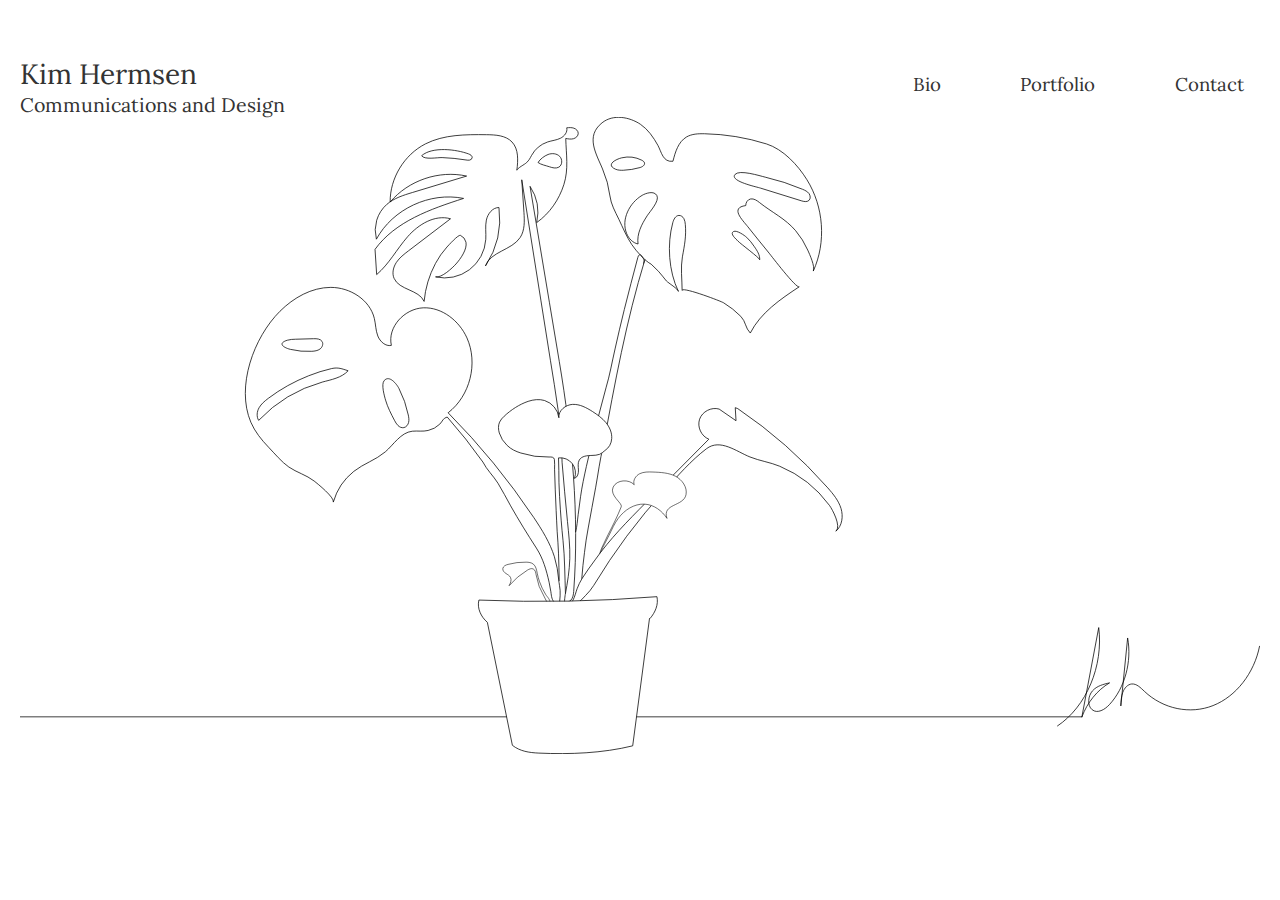
<file: Index.html>
<!DOCTYPE html>
<html>

<head>
    <title>Kim's Portfolio</title>
    <link href="https://fonts.googleapis.com/css?family=Montserrat" rel="stylesheet">
    <link href="https://fonts.googleapis.com/css?family=Lora" rel="stylesheet">
    <link rel="stylesheet" type="text/css" href="./styles/styles.css">
</head>

<body>
    <div class="main">

        <div class="header">
            <div class="title-block">
                <div class="header_name">Kim Hermsen</div>
                <div class="title">Communications and Design</div>
            </div>
            <div>
                <div class="menu">
                    <div class="menu_item"><a href="./bio.html">Bio</a></div>
                    <div class="menu_item"><a href="./portfolio.html">Portfolio</a></div>
                    <div class="menu_item"><a href="mailto:kim.hermsen@gmail.com">Contact</a></div>
                </div>
            </div>
        </div>
        <div class="home_body">
            <img src="./images/plant_icon.svg" />
        </div>
    </div>
</body>

<style>

</style>

</html>
</file>
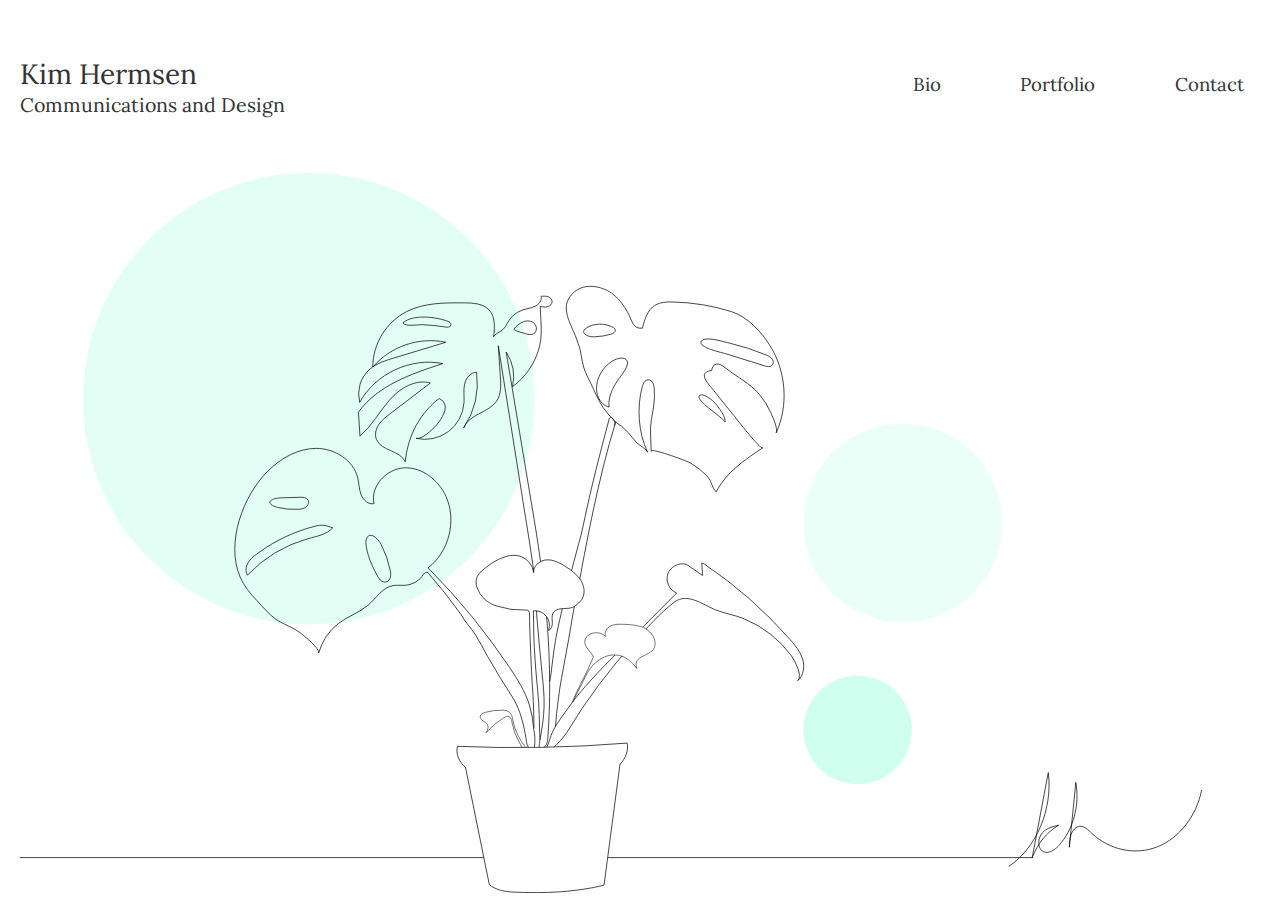
<file: index.html>
<!DOCTYPE html>
<html>

<head>
    <title>Kim's Portfolio</title>
    <link href="https://fonts.googleapis.com/css?family=Open+Sans+Condensed:300&display=swap" rel="stylesheet">
    <link href="https://fonts.googleapis.com/css?family=Lora" rel="stylesheet">
    <link rel="stylesheet" type="text/css" href="./styles/styles.css">
</head>

<body>
    <div class="home main">

        <div class="header">
            <div class="title-block">
                <div class="header_name">Kim Hermsen</div>
                <div class="title">Communications and Design</div>
            </div>
            <div>
                <div class="menu">
                    <div class="menu_item"><a href="./bio.html">Bio</a></div>
                    <div class="menu_item"><a href="./portfolio.html">Portfolio</a></div>
                    <div class="menu_item"><a href="mailto:kim.hermsen@gmail.com">Contact</a></div>
                </div>
            </div>
        </div>
        <div class="home_body">
            <img src="./images/plant icon_color accents.svg" />
        </div>
    </div>
</body>

<style>

</style>

</html>
</file>
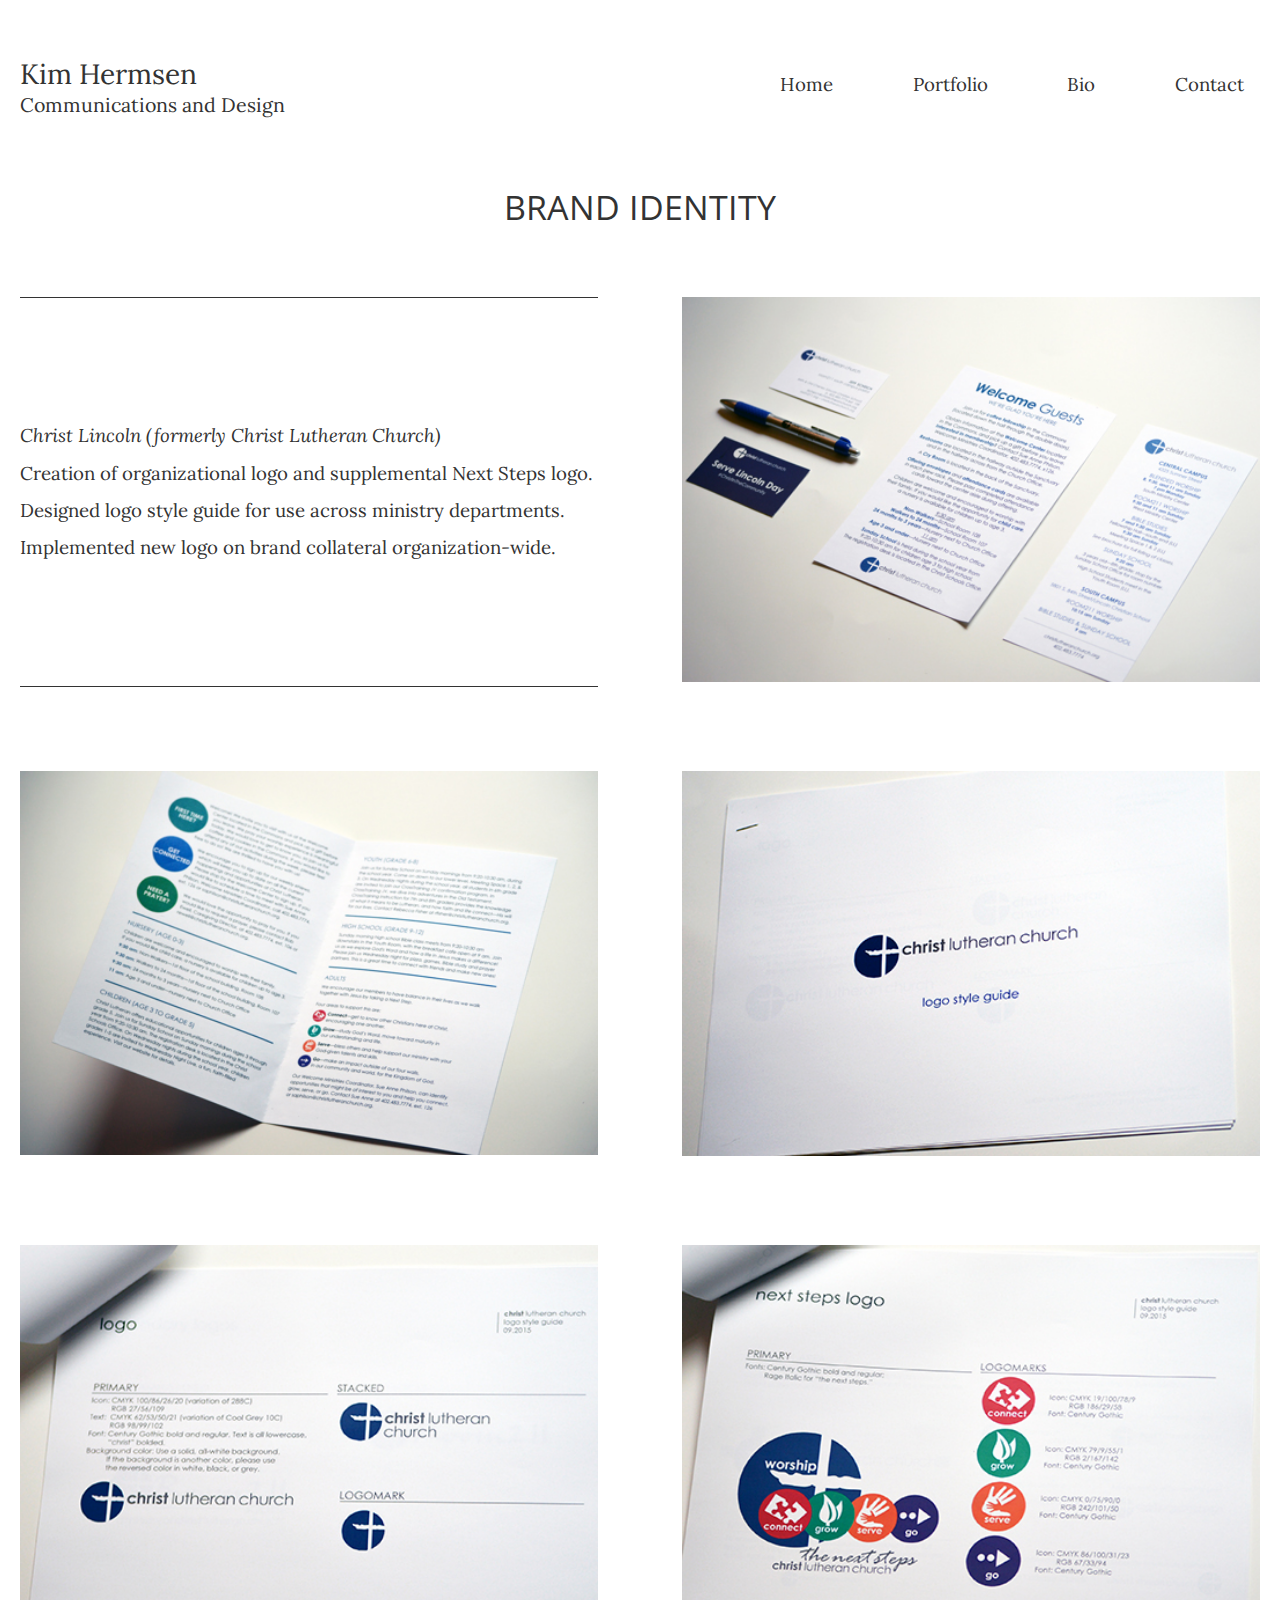
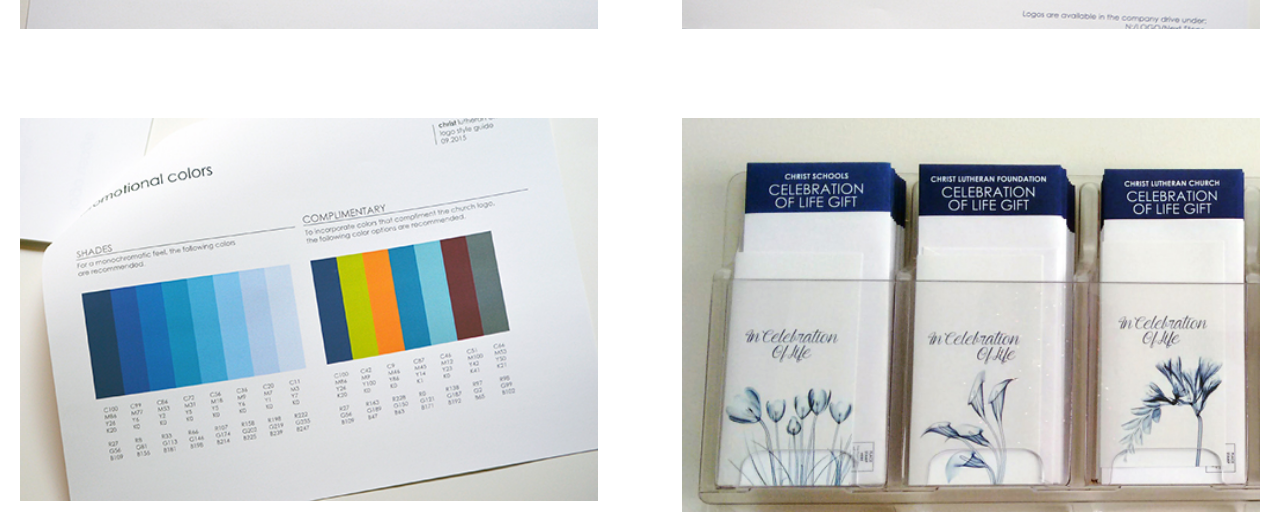
<file: brand_identity.html>
<!DOCTYPE html>
<html>

<head>
  <title>Kim's Portfolio</title>
  <link href="https://fonts.googleapis.com/css?family=Open+Sans+Condensed:300&display=swap" rel="stylesheet">
  <link href="https://fonts.googleapis.com/css?family=Lora" rel="stylesheet">
  <link rel="stylesheet" type="text/css" href="./styles/styles.css">
</head>

<body>
  <div class="main topic_page">

    <div class="header">
      <div class="title-block">
        <div class="header_name">Kim Hermsen</div>
        <div class="title">Communications and Design</div>
      </div>
      <div>
        <div class="menu">
          <div class="menu_item"><a href="./index.html">Home</a></div>
          <div class="menu_item"><a href="./portfolio.html">Portfolio</a></div>
          <div class="menu_item"><a href="./bio.html">Bio</a></div>
          <div class="menu_item"><a href="mailto:kim.hermsen@gmail.com">Contact</a></div>
        </div>
      </div>
    </div>
    <div class="page_subtitle">
      BRAND IDENTITY
    </div>
    <div class="portfolio_grid">
      <div class="portfolio_card topic_text">
        <div>
          <em>Christ Lincoln (formerly Christ Lutheran Church)</em><br>Creation of organizational logo and supplemental Next Steps logo. Designed logo style guide for use across ministry departments. Implemented new
          logo on brand collateral organization-wide.
        </div>
      </div>
      <div class="portfolio_card">
        <img class="card_image" src="./images/brand identity/brandidentity_homepage.jpg" alt="communication streamline" />
      </div>
      <div class="portfolio_card">
        <img class="card_image" src="./images/brand identity/DSC_0498.jpg" />
      </div>
      <div class="portfolio_card">
        <img class="card_image" src="./images/brand identity/DSC_0515b.jpg" />
      </div>
      <div class="portfolio_card">
        <img class="card_image" src="./images/brand identity/DSC_0516b.jpg" />
      </div>
      <div class="portfolio_card">
        <img class="card_image" src="./images/brand identity/DSC_0518b.jpg" />
      </div>
      <div class="portfolio_card">
        <img class="card_image" src="./images/brand identity/DSC_0520b.jpg" />
      </div>
      <div class="portfolio_card">
        <img class="card_image" src="./images/brand identity/memorial cards rack crop.jpg" />
      </div>
    </div>
  </div>
</body>

<style>

</style>

</html>
</file>
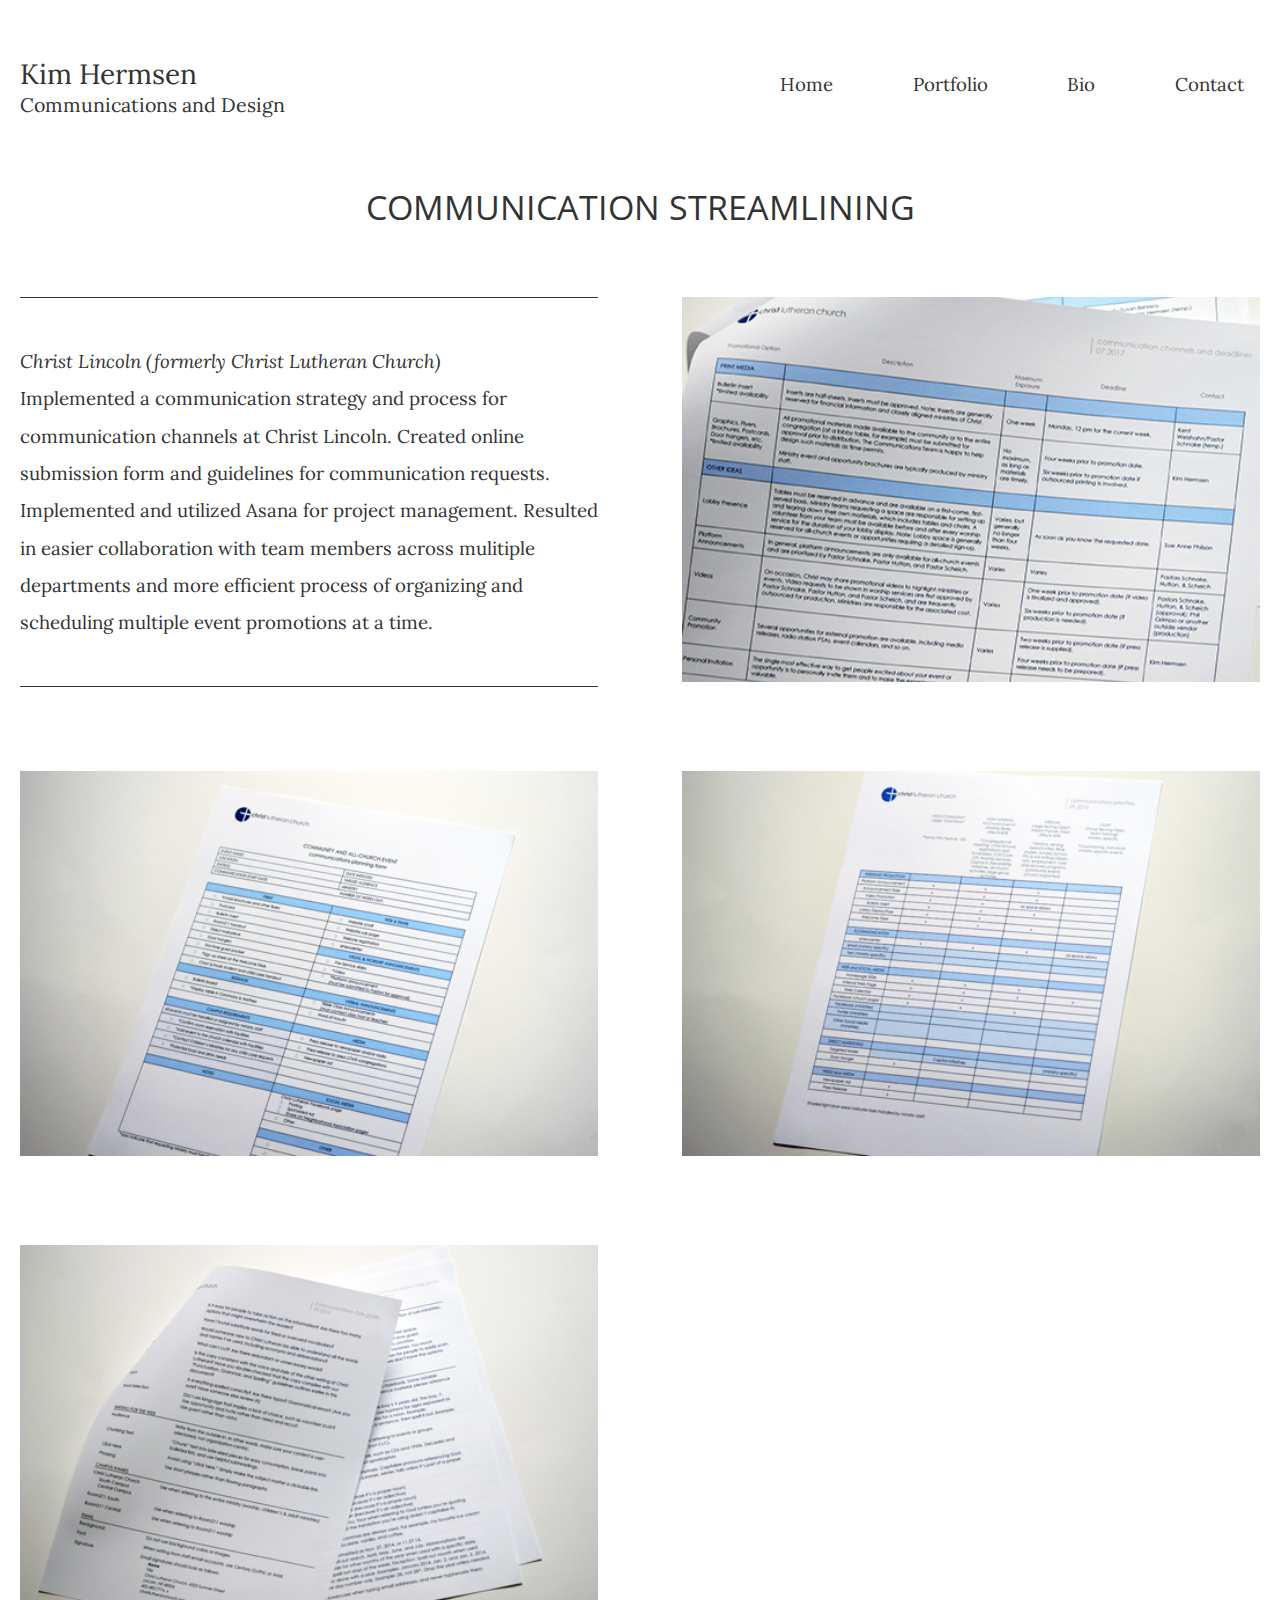
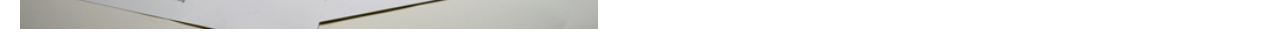
<file: communication_streamline.html>
<!DOCTYPE html>
<html>

<head>
  <title>Kim's Portfolio</title>
  <link href="https://fonts.googleapis.com/css?family=Open+Sans+Condensed:300&display=swap" rel="stylesheet">
  <link href="https://fonts.googleapis.com/css?family=Lora" rel="stylesheet">
  <link rel="stylesheet" type="text/css" href="./styles/styles.css">
</head>

<body>
  <div class="main topic_page">

    <div class="header">
      <div class="title-block">
        <div class="header_name">Kim Hermsen</div>
        <div class="title">Communications and Design</div>
      </div>
      <div>
        <div class="menu">
          <div class="menu_item"><a href="./index.html">Home</a></div>
          <div class="menu_item"><a href="./portfolio.html">Portfolio</a></div>
          <div class="menu_item"><a href="./bio.html">Bio</a></div>
          <div class="menu_item"><a href="mailto:kim.hermsen@gmail.com">Contact</a></div>
        </div>
      </div>
    </div>
    <div class="page_subtitle">
      COMMUNICATION STREAMLINING
    </div>
    <div class="portfolio_grid">
      <div class="portfolio_card topic_text">
        <div><em>Christ Lincoln (formerly Christ Lutheran Church)</em><br>Implemented a communication strategy and process for communication channels at Christ Lincoln. Created online submission form and guidelines for communication requests. Implemented and utilized Asana for project management. Resulted in easier collaboration with team members across mulitiple departments and more efficient process of organizing and scheduling multiple event promotions at a time.</div>
      </div>
      <div class="portfolio_card">
        <img class="card_image" src="./images/communication streamline/communicationstreamline_homepage.jpg" alt="communication streamline" />
      </div>
      <div class="portfolio_card">
        <img class="card_image" src="./images/communication streamline/DSC_0506.jpg" />
      </div>
      <div class="portfolio_card">
        <img class="card_image" src="./images/communication streamline/DSC_0507.jpg" />
      </div>
      <div class="portfolio_card">
        <img class="card_image" src="./images/communication streamline/DSC_0511.jpg" />
      </div>
    </div>
  </div>
</body>

<style>

</style>

</html>
</file>
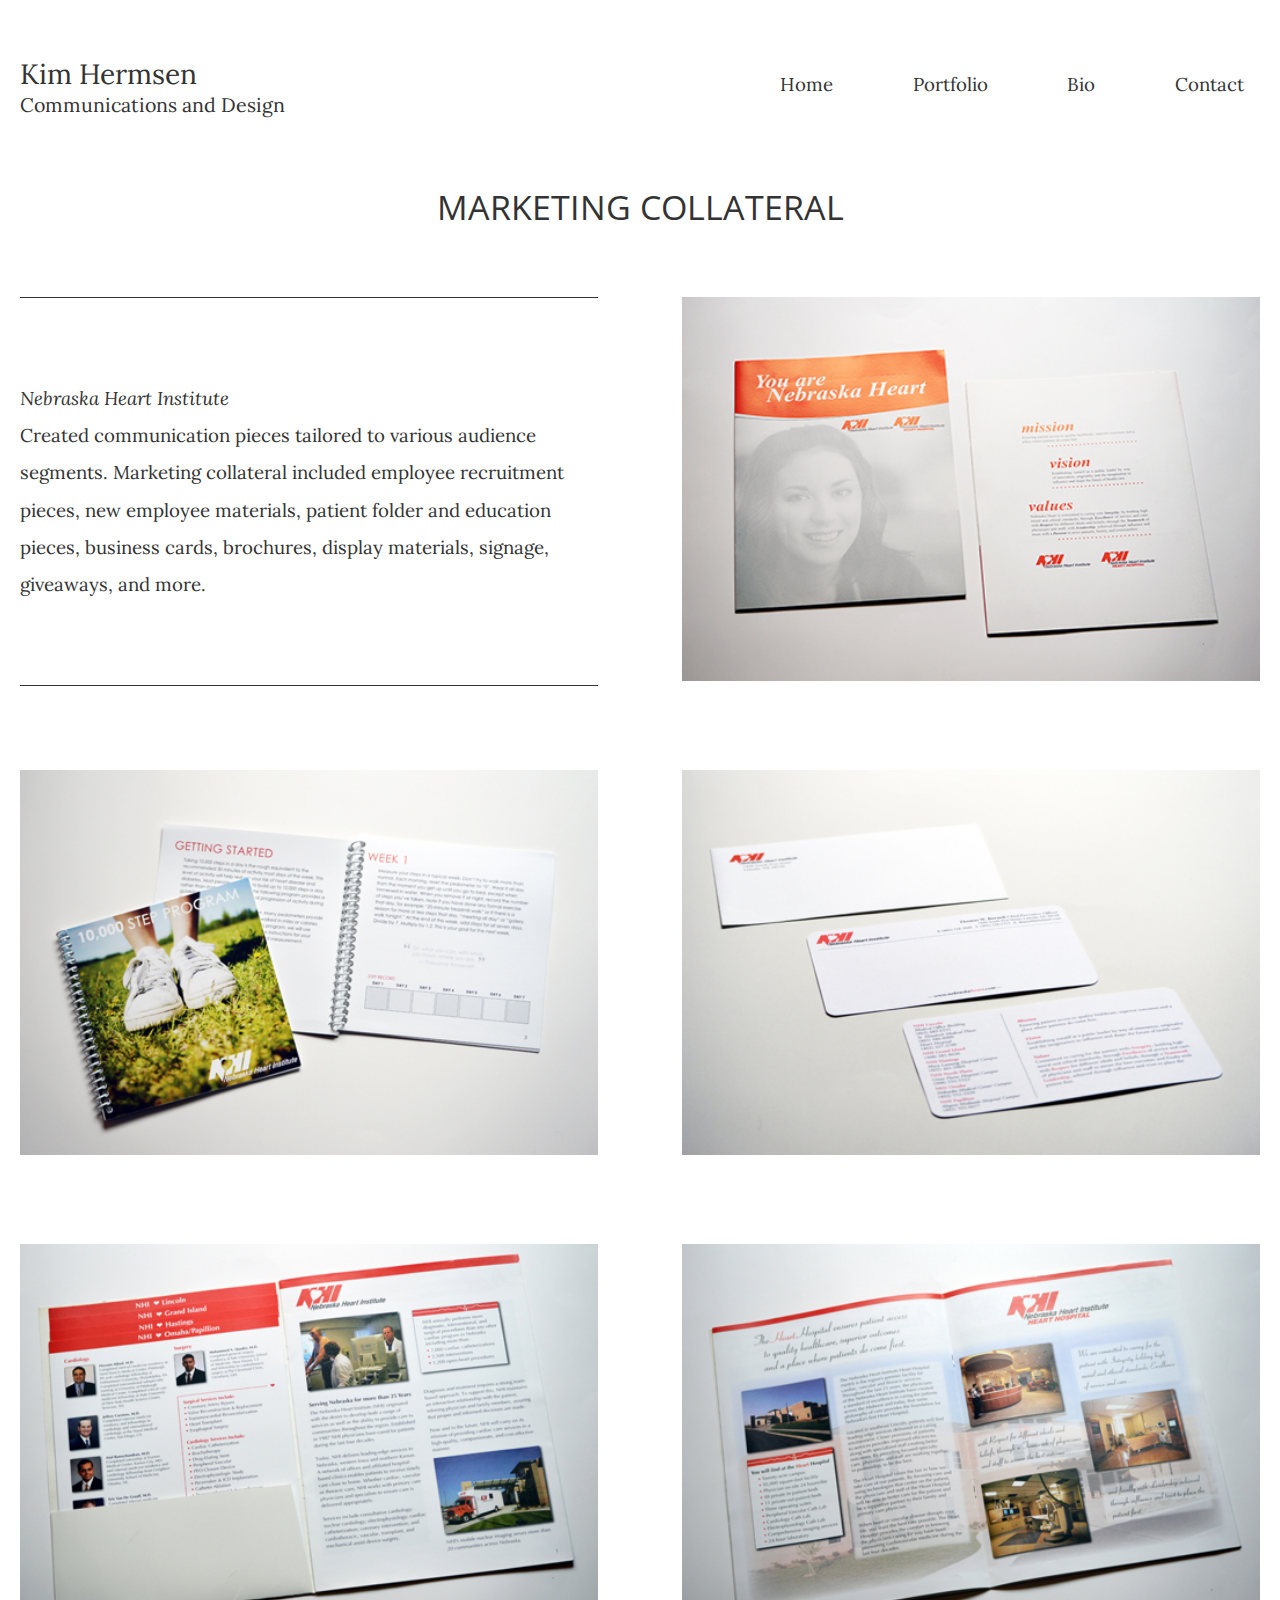
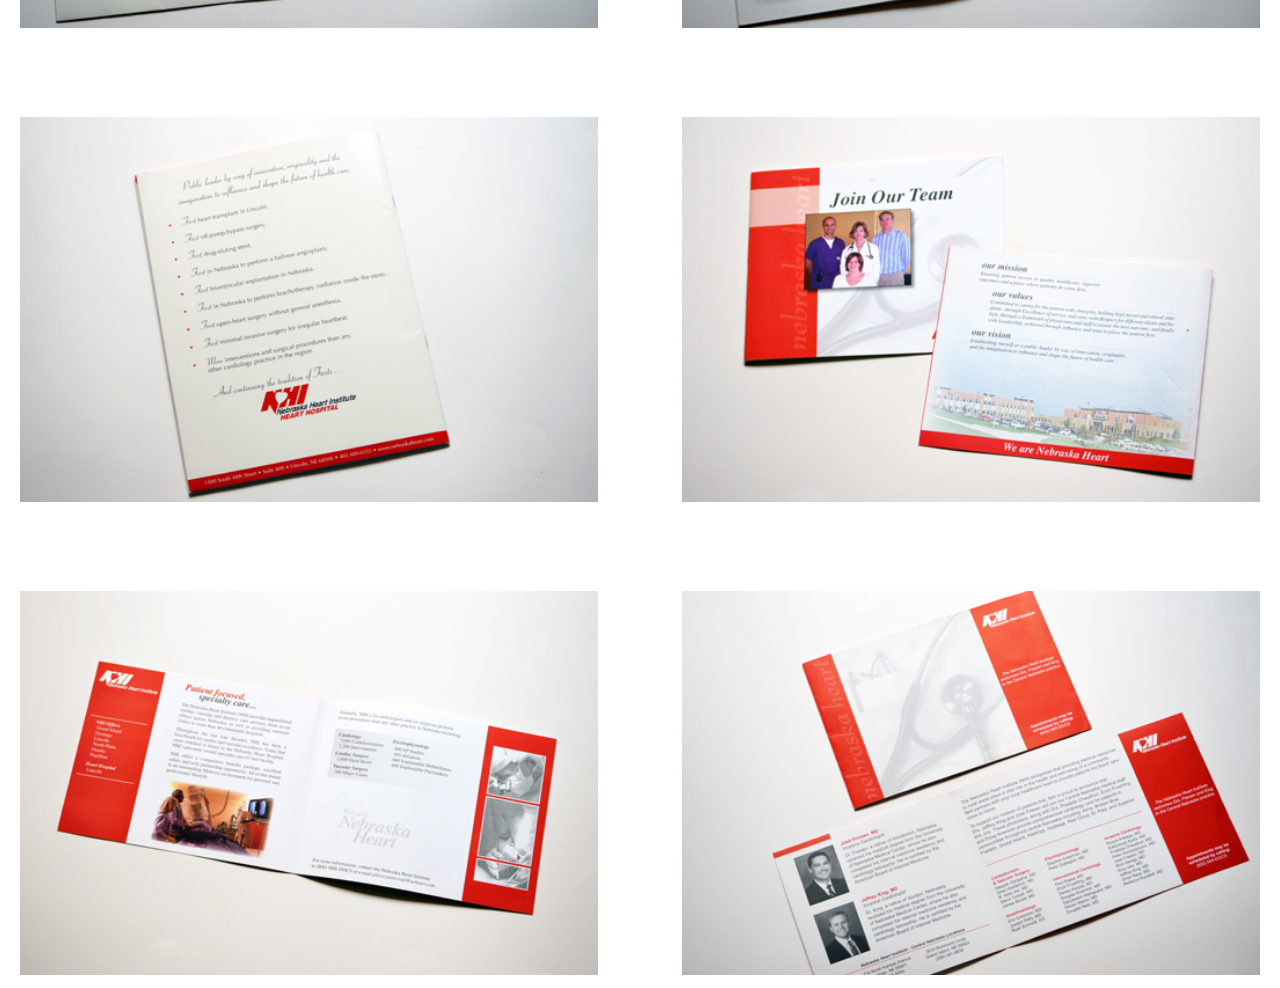
<file: marketing_collateral.html>
<!DOCTYPE html>
<html>

<head>
  <title>Kim's Portfolio</title>
  <link href="https://fonts.googleapis.com/css?family=Open+Sans+Condensed:300&display=swap" rel="stylesheet">
  <link href="https://fonts.googleapis.com/css?family=Lora" rel="stylesheet">
  <link rel="stylesheet" type="text/css" href="./styles/styles.css">
</head>

<body>
  <div class="main topic_page">

    <div class="header">
      <div class="title-block">
        <div class="header_name">Kim Hermsen</div>
        <div class="title">Communications and Design</div>
      </div>
      <div>
        <div class="menu">
          <div class="menu_item"><a href="./index.html">Home</a></div>
          <div class="menu_item"><a href="./portfolio.html">Portfolio</a></div>
          <div class="menu_item"><a href="./bio.html">Bio</a></div>
          <div class="menu_item"><a href="mailto:kim.hermsen@gmail.com">Contact</a></div>
        </div>
      </div>
    </div>
    <div class="page_subtitle">
      MARKETING COLLATERAL
    </div>
    <div class="portfolio_grid">
      <div class="portfolio_card topic_text">
        <div><em>Nebraska Heart Institute</em><br>Created communication pieces tailored to various audience segments. Marketing collateral included employee recruitment pieces, new employee materials, patient folder
          and education pieces, business cards, brochures, display materials, signage, giveaways, and more. </div>
      </div>
      <div class="portfolio_card">
        <img class="card_image" src="./images/marketing collateral/marketingcollateral_homepage.jpg" alt="communication streamline" />
      </div>
      <div class="portfolio_card">
        <img class="card_image" src="./images/marketing collateral/DSC_0525.jpg" />
      </div>
      <div class="portfolio_card">
        <img class="card_image" src="./images/marketing collateral/DSC_0536.jpg" />
      </div>
      <div class="portfolio_card">
        <img class="card_image" src="./images/marketing collateral/DSC_0539.jpg" />
      </div>
      <div class="portfolio_card">
        <img class="card_image" src="./images/marketing collateral/DSC_0541.jpg" />
      </div>
      <div class="portfolio_card">
        <img class="card_image" src="./images/marketing collateral/DSC_0544.jpg" />
      </div>
      <div class="portfolio_card">
        <img class="card_image" src="./images/marketing collateral/DSC_0567.jpg" />
      </div>
      <div class="portfolio_card">
        <img class="card_image" src="./images/marketing collateral/DSC_0580.jpg" />
      </div>
      <div class="portfolio_card">
        <img class="card_image" src="./images/marketing collateral/DSC_0584.jpg" />
      </div>
    </div>
  </div>
</body>

<style>

</style>

</html>
</file>
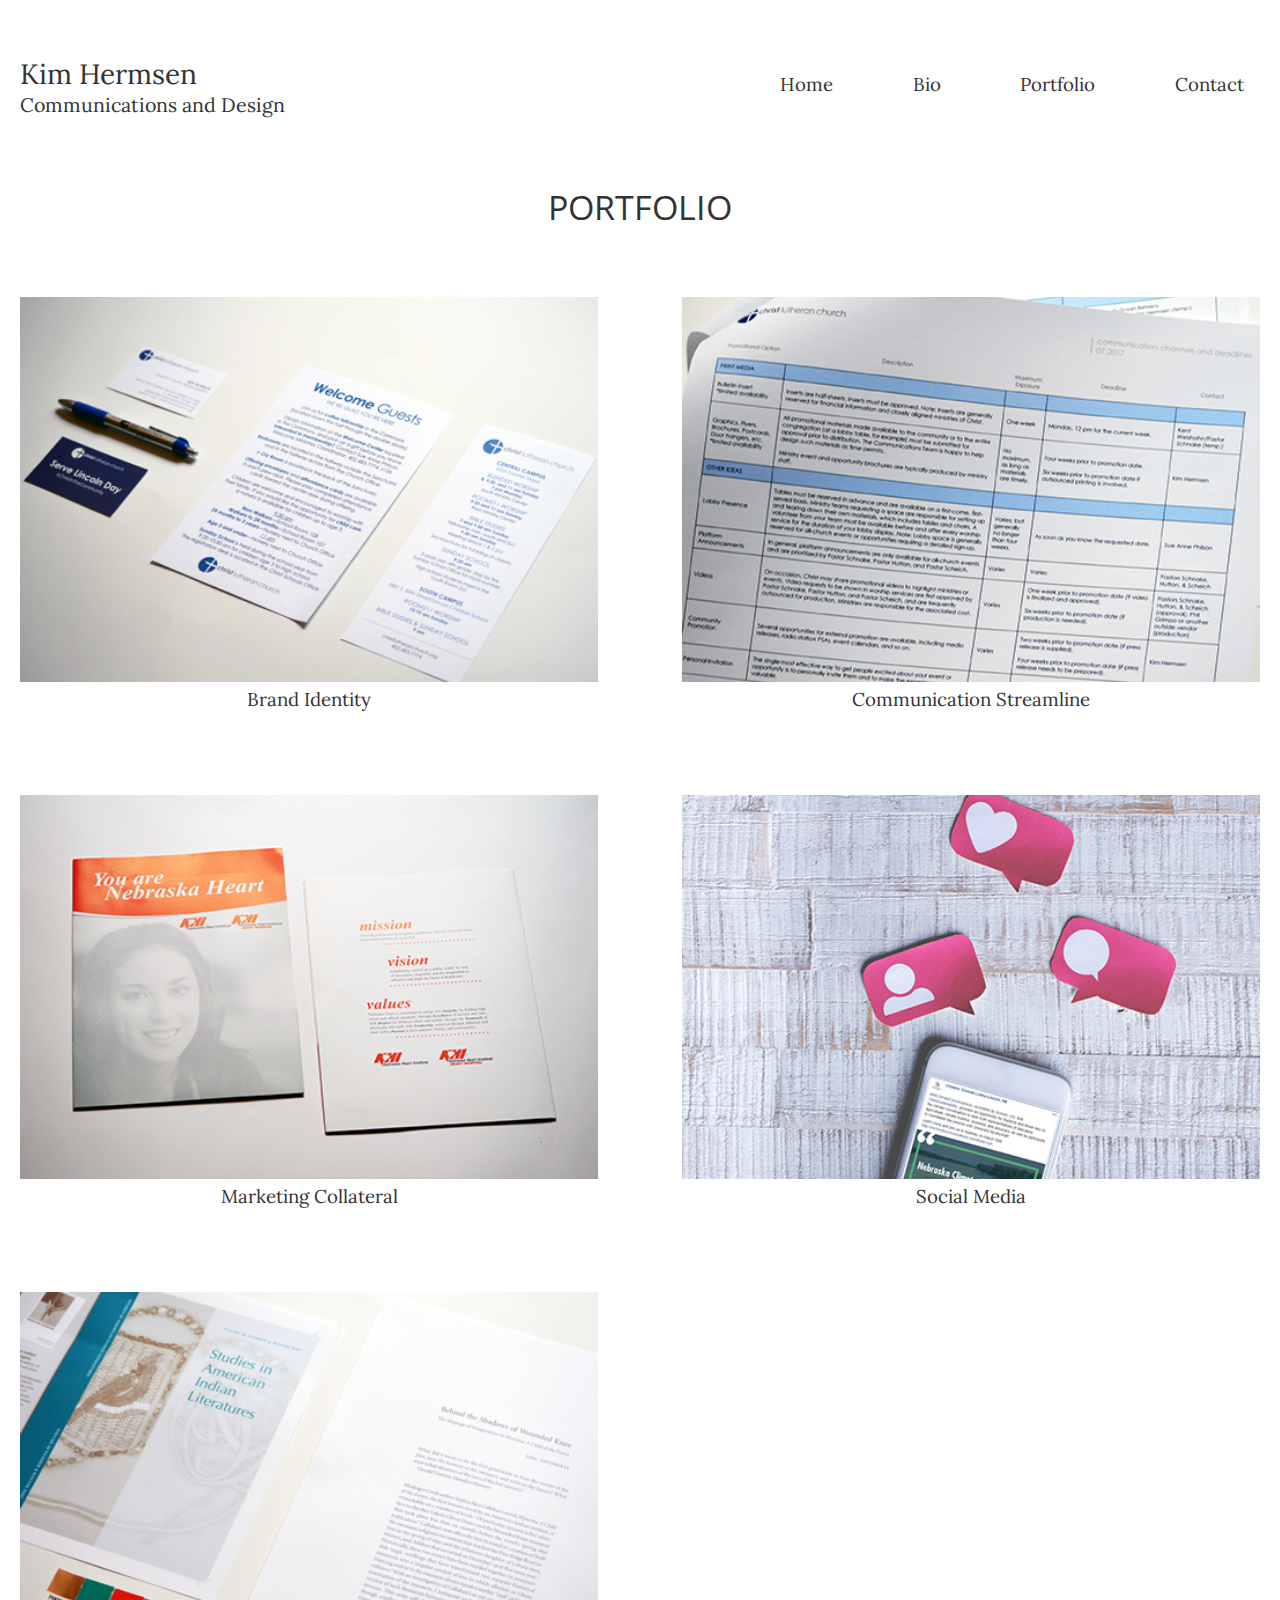
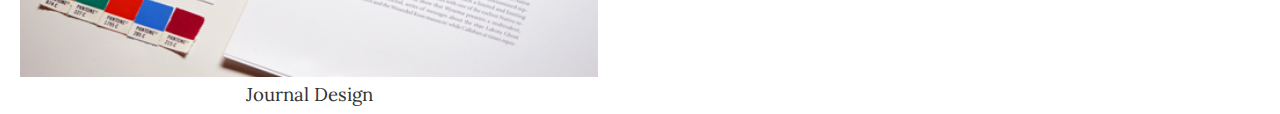
<file: portfolio.html>
<!DOCTYPE html>
<html>

<head>
  <title>Kim's Portfolio</title>
  <link href="https://fonts.googleapis.com/css?family=Open+Sans+Condensed:300&display=swap" rel="stylesheet">
  <link href="https://fonts.googleapis.com/css?family=Lora" rel="stylesheet">
  <link rel="stylesheet" type="text/css" href="./styles/styles.css">
</head>

<body>
  <div class="main">

    <div class="header">
      <div class="title-block">
        <div class="header_name">Kim Hermsen</div>
        <div class="title">Communications and Design</div>
      </div>
      <div>
        <div class="menu">
          <div class="menu_item"><a href="./index.html">Home</a></div>
          <div class="menu_item"><a href="./bio.html">Bio</a></div>
          <div class="menu_item"><a href="./portfolio.html">Portfolio</a></div>
          <div class="menu_item"><a href="mailto:kim.hermsen@gmail.com">Contact</a></div>
        </div>
      </div>
    </div>
    <div class="page_subtitle">
      PORTFOLIO
    </div>
    <div class="portfolio_grid">
      <div class="portfolio_card">
        <a href="./brand_identity.html">
          <img class="card_image" src="./images/brand identity/brandidentity_homepage.jpg" alt="brand identity" />
          <div class="card_caption">Brand Identity</div>
        </a>
      </div>
      <div class="portfolio_card">
        <a href="./communication_streamline.html">
          <img class="card_image" src="./images/communication streamline/communicationstreamline_homepage.jpg" alt="communication streamline" />
          <div class="card_caption">Communication Streamline</div>
        </a>
      </div>
      <div class="portfolio_card">
        <a href="./marketing_collateral.html">
          <img class="card_image" src="./images/marketing collateral/marketingcollateral_homepage.jpg" alt="marketing collateral" />
          <div class="card_caption">Marketing Collateral</div>
        </a>
      </div>
      <div class="portfolio_card">
        <a href="./social_media.html">
          <img class="card_image" src="./images/social media/social media_homepage.jpg" alt="social media" />
          <div class="card_caption">Social Media</div>
        </a>
      </div>
      <div class="portfolio_card">
        <a href="./journal_design.html">
          <img class="card_image" src="./images/journal design/journaldesign_homepage.jpg" alt="journal design" />
          <div class="card_caption">Journal Design</div>
        </a>
      </div>
    </div>
  </div>
</body>

<style>

</style>

</html>
</file>
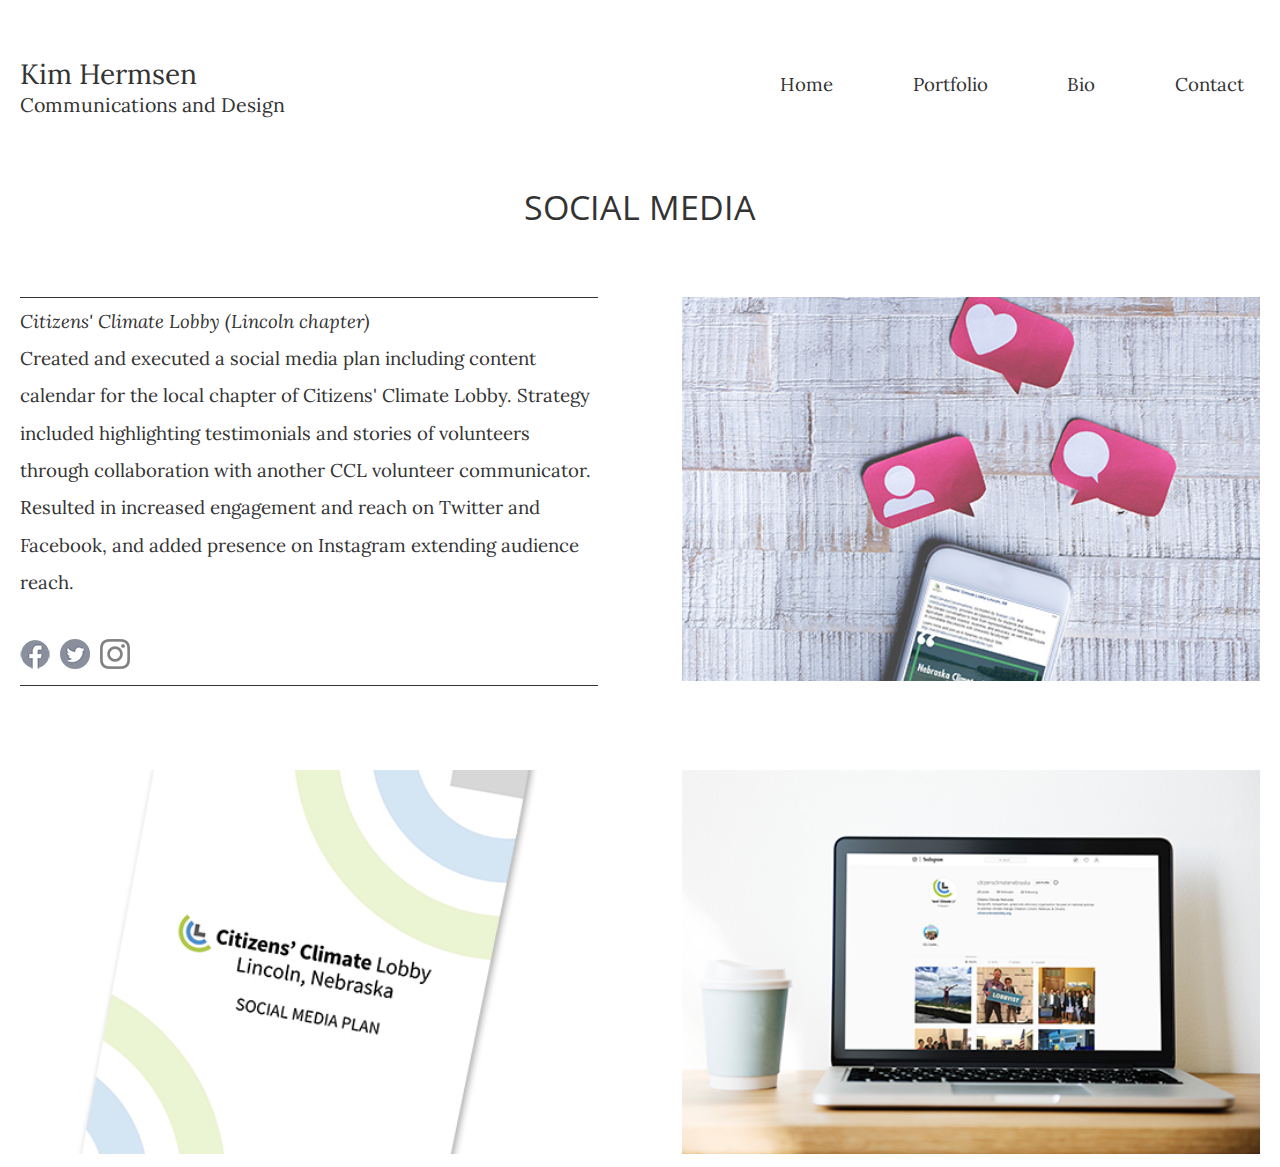
<file: social_media.html>
<!DOCTYPE html>
<html>

<head>
  <title>Kim's Portfolio</title>
  <link href="https://fonts.googleapis.com/css?family=Open+Sans+Condensed:300&display=swap" rel="stylesheet">
  <link href="https://fonts.googleapis.com/css?family=Lora" rel="stylesheet">
  <link rel="stylesheet" type="text/css" href="./styles/styles.css">
</head>

<body>
  <div class="main topic_page">

    <div class="header">
      <div class="title-block">
        <div class="header_name">Kim Hermsen</div>
        <div class="title">Communications and Design</div>
      </div>
      <div>
        <div class="menu">
          <div class="menu_item"><a href="./index.html">Home</a></div>
          <div class="menu_item"><a href="./portfolio.html">Portfolio</a></div>
          <div class="menu_item"><a href="./bio.html">Bio</a></div>
          <div class="menu_item"><a href="mailto:kim.hermsen@gmail.com">Contact</a></div>
        </div>
      </div>
    </div>
    <div class="page_subtitle">
      SOCIAL MEDIA
    </div>
    <div class="portfolio_grid">
        <div class="portfolio_card topic_text">
            <div><em>Citizens' Climate Lobby (Lincoln chapter)</em><br>Created and executed a social media plan including content calendar for the local chapter of Citizens' Climate Lobby. Strategy included highlighting testimonials and stories of volunteers through collaboration with another CCL volunteer communicator. Resulted in increased engagement and reach on Twitter and Facebook, and added presence on Instagram extending audience reach.<br><br><a href="https://www.facebook.com/CitizensClimateLobbyLincolnNe/" target="blank"><img src="images/social media/fb_grey.png"; style="padding-right: 5px"></a> <a href="https://twitter.com/CCL_Nebraska" target="blank"><img src="images/social media/tw_grey.png"; style="padding-right: 5px"></a> <a href="https://www.instagram.com/citizensclimatenebraska/" target="blank"><img src="images/social media/in_grey.png"></a></div>
          </div>
      <div class="portfolio_card">
        <img class="card_image" src="./images/social media/social media_homepage.jpg">
      </div>
      <div class="portfolio_card">
        <img class="card_image" src="./images/social media/social media plan.jpg">
        
      </div>
      <div class="portfolio_card">
        <img class="card_image" src="./images/social media/cclnebraska_instagram shot.png">
        
      </div>
    
    
  </div>
</body>

<style>

</style>

</html>
</file>
<file: styles/styles.css>
body {
    color: rgb(51, 51, 51);
    font-family: 'Lora', serif;
    font-size: 14pt; 
}

h1 {
    font-family: 'Open Sans Condensed', sans-serif;
    color: rgb(51, 51, 51);
}

.home.main {
    /*height: 90vh;*/
    width: 100vw;
    display: grid;
    grid-template-rows: 80px 80vh;
    grid-gap: 2em;
}

div.main {
    max-width: 1240px;
    margin-left: auto;
    margin-right: auto;
    margin-top: 3em;
}

.header {
    display: grid;
    grid-template-columns: 50% 50%;
}

.title-block {
    font-size: 1.5em;   
}

.title {
    font-size: .7em;
}

div.menu {
    /* display: grid;
    grid-template-columns: 1fr 1fr 1fr; */
    margin: 1rem;
    font-size: 1em;
    text-align: right;
}

div.topic_page div.menu { 
    /* grid-template-columns: 1fr 1fr 1fr 1fr; */
}

div.menu_item {
    /* text-align: center; */
    display: inline-block;
    margin-left: 4em;
}

div.menu_item a {
    text-decoration: none;
    color: rgb(51, 51, 51);
}

div.menu_item a:hover {
    text-decoration: underline;
}

div.home_body img {
    max-width: 100%;
    max-height: 100%;
    /*object-fit: cover;*/
}

/* Portfolio Grid */

.page_subtitle {
    font-family: 'Open Sans Condensed', sans-serif;
    font-size: 1.8em;
    color: rgb(51, 51, 51);
    text-align: center;
    padding: 2em 0em;
}

.portfolio_grid {
    display: grid;
    grid-template-columns: 1fr 1fr;
    grid-gap: 4.5em;
}

.portfolio_card {
    /* padding: 1em; */
    text-align: center;
    color: rgb(51, 51, 51);
}

.portfolio_card a, .portfolio_card .card_caption {
    text-decoration: none;
    color: rgb(51, 51, 51);
}

.portfolio_card a:hover {
    text-decoration: underline;
}

.portfolio_card.topic_text {
    line-height: 2em;
    font-size: 1em;
    text-align: left;
    border-top: 1px solid rgb(51, 51, 51);
    border-bottom: 1px solid rgb(51, 51, 51);
    display: grid;
    align-items: center;
}

img.card_image {
    width: 100%;
    object-fit: cover;
    max-height: 500px;
}

/** CSS Breakpoints **/

@media (max-width: 815px) {
    .portfolio_card.topic_text {
        border-top: none;
        border-bottom: none;

    }
    .portfolio_grid {
        grid-template-columns: 1fr;
    }
}
</file>
